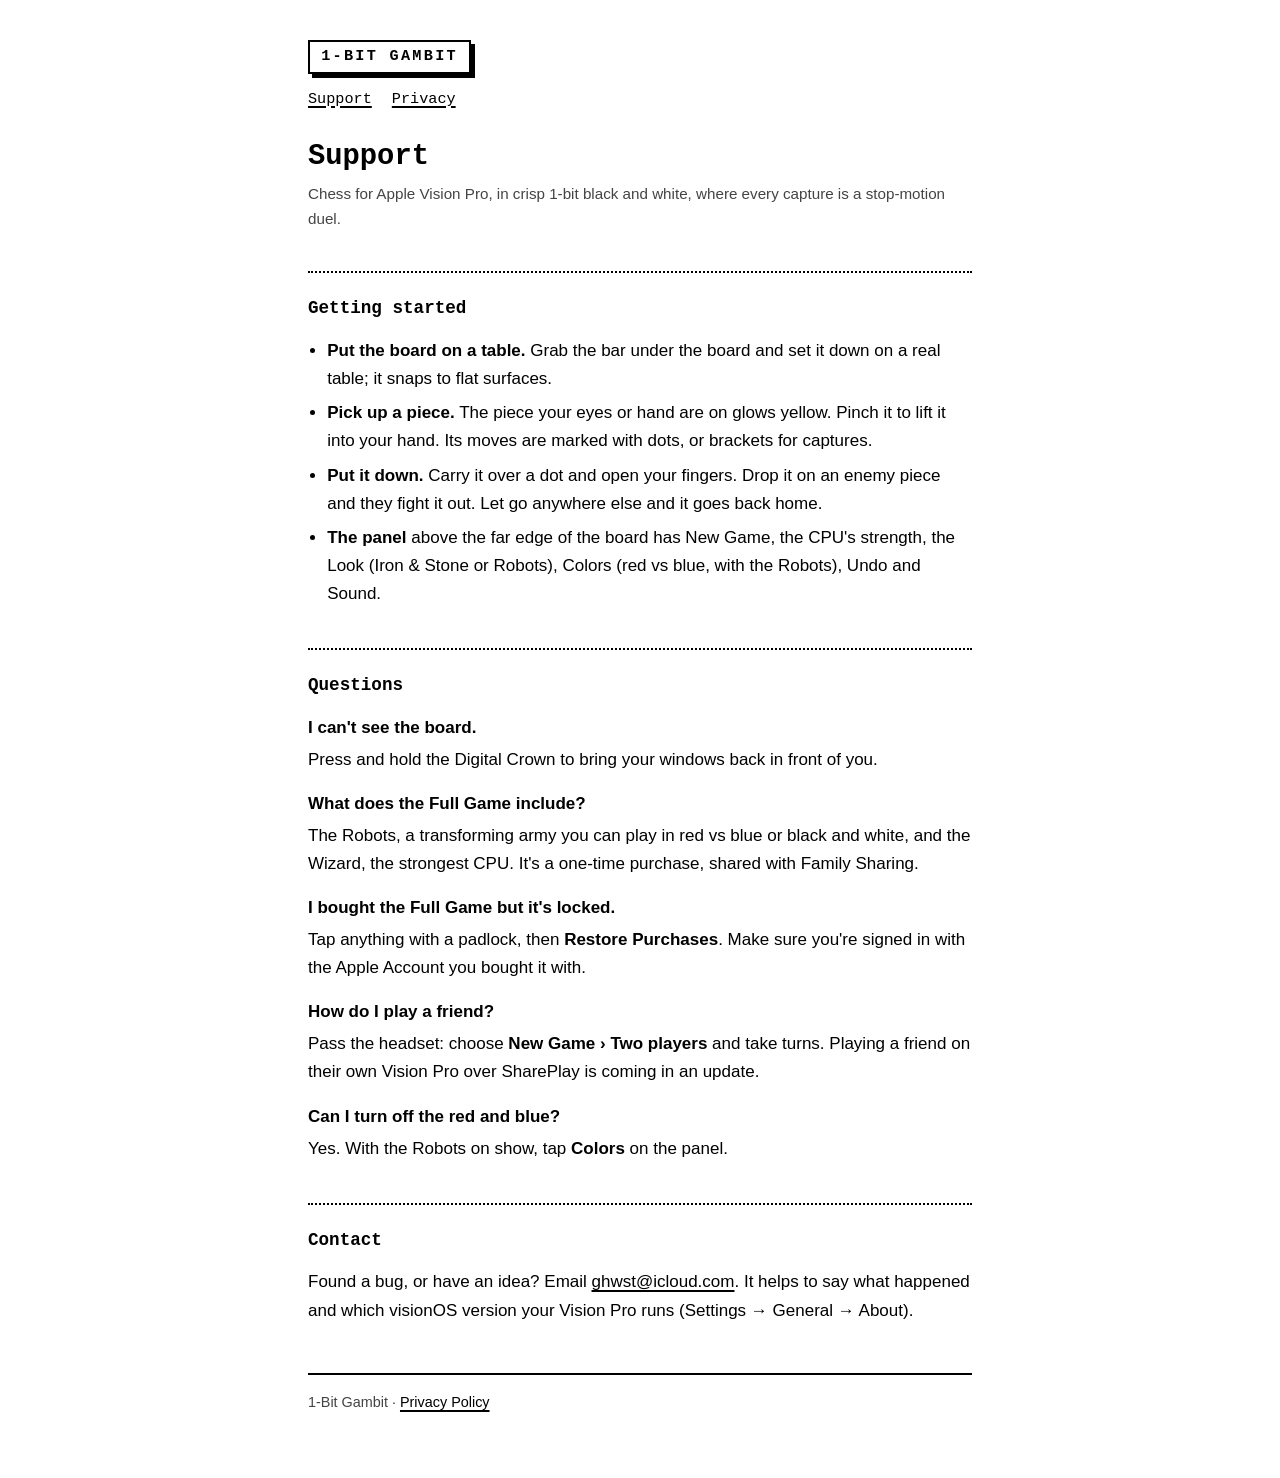
<file: index.html>
<!doctype html>
<html lang="en">
<head>
<meta charset="utf-8">
<meta name="viewport" content="width=device-width, initial-scale=1">
<title>1-Bit Gambit Support</title>
<meta name="description" content="Help with 1-Bit Gambit, chess for Apple Vision Pro where every capture is a stop-motion duel.">
<link rel="stylesheet" href="style.css">
</head>
<body>
<main>

<div class="chip">1-BIT GAMBIT</div>
<nav><a href="./" aria-current="page">Support</a><a href="privacy.html">Privacy</a></nav>

<h1>Support</h1>
<p class="sub">Chess for Apple Vision Pro, in crisp 1-bit black and white, where every capture is a stop-motion duel.</p>

<h2>Getting started</h2>
<ul>
  <li><strong>Put the board on a table.</strong> Grab the bar under the board and set it down on a real table; it snaps to flat surfaces.</li>
  <li><strong>Pick up a piece.</strong> The piece your eyes or hand are on glows yellow. Pinch it to lift it into your hand. Its moves are marked with dots, or brackets for captures.</li>
  <li><strong>Put it down.</strong> Carry it over a dot and open your fingers. Drop it on an enemy piece and they fight it out. Let go anywhere else and it goes back home.</li>
  <li><strong>The panel</strong> above the far edge of the board has New Game, the CPU's strength, the Look (Iron &amp; Stone or Robots), Colors (red vs blue, with the Robots), Undo and Sound.</li>
</ul>

<h2>Questions</h2>
<dl>
  <dt>I can't see the board.</dt>
  <dd>Press and hold the Digital Crown to bring your windows back in front of you.</dd>

  <dt>What does the Full Game include?</dt>
  <dd>The Robots, a transforming army you can play in red vs blue or black and white, and the Wizard, the strongest CPU. It's a one-time purchase, shared with Family Sharing.</dd>

  <dt>I bought the Full Game but it's locked.</dt>
  <dd>Tap anything with a padlock, then <strong>Restore Purchases</strong>. Make sure you're signed in with the Apple Account you bought it with.</dd>

  <dt>How do I play a friend?</dt>
  <dd>Pass the headset: choose <strong>New Game › Two players</strong> and take turns. Playing a friend on their own Vision Pro over SharePlay is coming in an update.</dd>

  <dt>Can I turn off the red and blue?</dt>
  <dd>Yes. With the Robots on show, tap <strong>Colors</strong> on the panel.</dd>
</dl>

<h2>Contact</h2>
<p>Found a bug, or have an idea? Email <a href="mailto:ghwst@icloud.com">ghwst@icloud.com</a>. It helps to say what happened and which visionOS version your Vision Pro runs (Settings → General → About).</p>

<footer>1-Bit Gambit · <a href="privacy.html">Privacy Policy</a></footer>

</main>
</body>
</html>
</file>
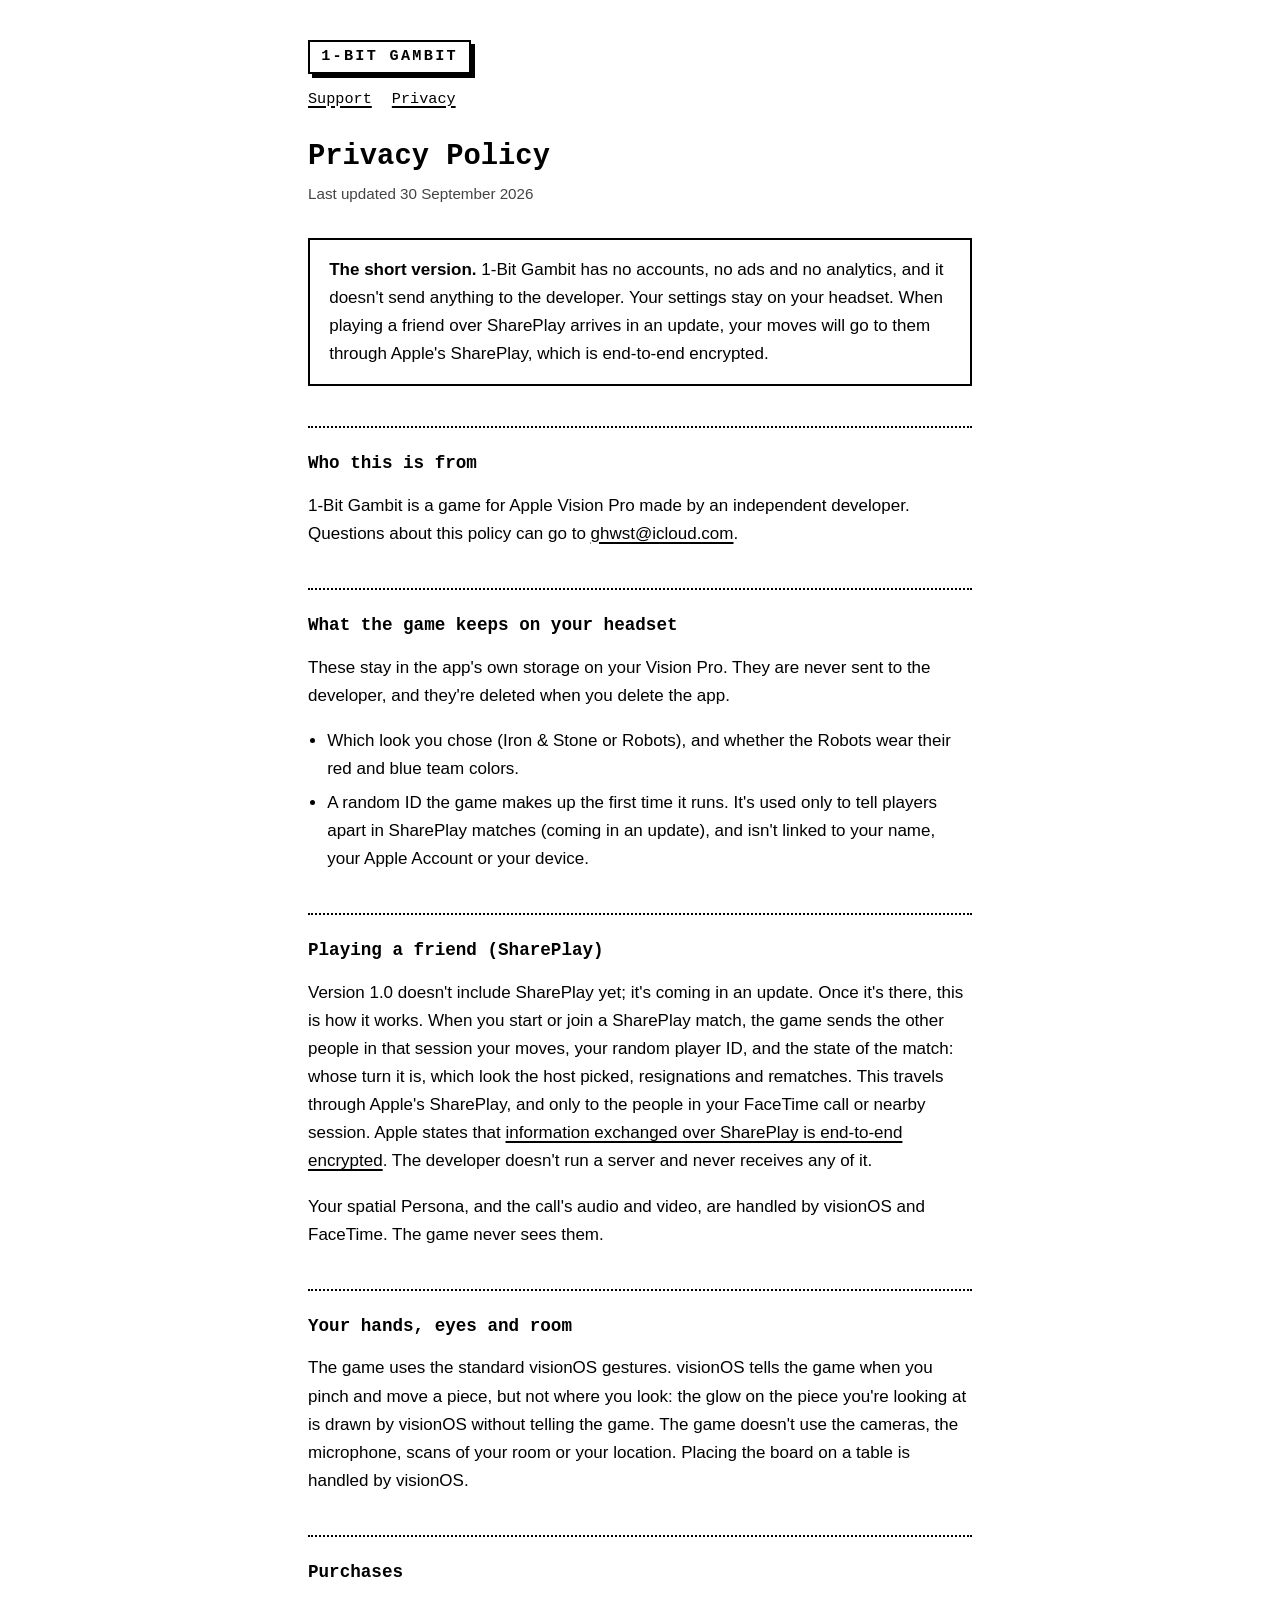
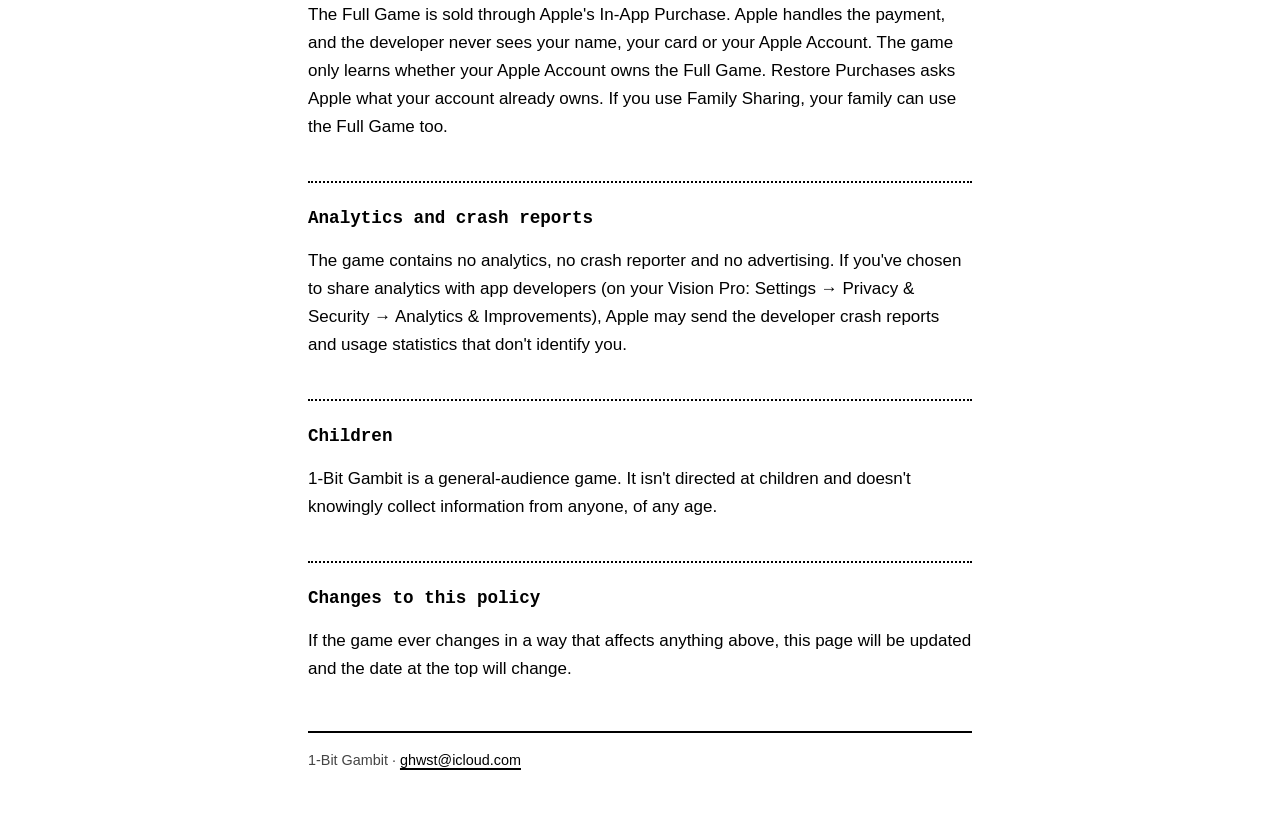
<file: privacy.html>
<!doctype html>
<html lang="en">
<head>
<meta charset="utf-8">
<meta name="viewport" content="width=device-width, initial-scale=1">
<title>1-Bit Gambit Privacy Policy</title>
<meta name="description" content="What 1-Bit Gambit stores, what it shares in SharePlay matches, and what it never collects.">
<link rel="stylesheet" href="style.css">
</head>
<body>
<main>

<div class="chip">1-BIT GAMBIT</div>
<nav><a href="./">Support</a><a href="privacy.html" aria-current="page">Privacy</a></nav>

<h1>Privacy Policy</h1>
<p class="sub">Last updated 30 September 2026</p>

<div class="lead">
  <p><strong>The short version.</strong> 1-Bit Gambit has no accounts, no ads and no analytics, and it doesn't send anything to the developer. Your settings stay on your headset. When playing a friend over SharePlay arrives in an update, your moves will go to them through Apple's SharePlay, which is end-to-end encrypted.</p>
</div>

<h2>Who this is from</h2>
<p>1-Bit Gambit is a game for Apple Vision Pro made by an independent developer. Questions about this policy can go to <a href="mailto:ghwst@icloud.com">ghwst@icloud.com</a>.</p>

<h2>What the game keeps on your headset</h2>
<p>These stay in the app's own storage on your Vision Pro. They are never sent to the developer, and they're deleted when you delete the app.</p>
<ul>
  <li>Which look you chose (Iron &amp; Stone or Robots), and whether the Robots wear their red and blue team colors.</li>
  <li>A random ID the game makes up the first time it runs. It's used only to tell players apart in SharePlay matches (coming in an update), and isn't linked to your name, your Apple Account or your device.</li>
</ul>

<h2>Playing a friend (SharePlay)</h2>
<p>Version 1.0 doesn't include SharePlay yet; it's coming in an update. Once it's there, this is how it works. When you start or join a SharePlay match, the game sends the other people in that session your moves, your random player ID, and the state of the match: whose turn it is, which look the host picked, resignations and rematches. This travels through Apple's SharePlay, and only to the people in your FaceTime call or nearby session. Apple states that <a href="https://www.apple.com/legal/privacy/data/en/face-time/">information exchanged over SharePlay is end-to-end encrypted</a>. The developer doesn't run a server and never receives any of it.</p>
<p>Your spatial Persona, and the call's audio and video, are handled by visionOS and FaceTime. The game never sees them.</p>

<h2>Your hands, eyes and room</h2>
<p>The game uses the standard visionOS gestures. visionOS tells the game when you pinch and move a piece, but not where you look: the glow on the piece you're looking at is drawn by visionOS without telling the game. The game doesn't use the cameras, the microphone, scans of your room or your location. Placing the board on a table is handled by visionOS.</p>

<h2>Purchases</h2>
<p>The Full Game is sold through Apple's In-App Purchase. Apple handles the payment, and the developer never sees your name, your card or your Apple Account. The game only learns whether your Apple Account owns the Full Game. Restore Purchases asks Apple what your account already owns. If you use Family Sharing, your family can use the Full Game too.</p>

<h2>Analytics and crash reports</h2>
<p>The game contains no analytics, no crash reporter and no advertising. If you've chosen to share analytics with app developers (on your Vision Pro: Settings → Privacy &amp; Security → Analytics &amp; Improvements), Apple may send the developer crash reports and usage statistics that don't identify you.</p>

<h2>Children</h2>
<p>1-Bit Gambit is a general-audience game. It isn't directed at children and doesn't knowingly collect information from anyone, of any age.</p>

<h2>Changes to this policy</h2>
<p>If the game ever changes in a way that affects anything above, this page will be updated and the date at the top will change.</p>

<footer>1-Bit Gambit · <a href="mailto:ghwst@icloud.com">ghwst@icloud.com</a></footer>

</main>
</body>
</html>
</file>
<file: style.css>
/* 1-Bit Gambit web pages: black and white, like the game's 1988 Macintosh look. */
:root {
  color-scheme: light dark;
  --ink: #000;
  --paper: #fff;
  --muted: #444;
}
@media (prefers-color-scheme: dark) {
  :root { --ink: #fff; --paper: #000; --muted: #bbb; }
}
* { box-sizing: border-box; }
html { -webkit-text-size-adjust: 100%; }
body {
  margin: 0;
  background: var(--paper);
  color: var(--ink);
  font: 17px/1.65 -apple-system, BlinkMacSystemFont, "Segoe UI", Roboto, Helvetica, Arial, sans-serif;
}
main { max-width: 44rem; margin: 0 auto; padding: 2.5rem 1.25rem 4rem; }
.chip {
  display: inline-block;
  font: 800 0.95rem/1 ui-monospace, "SF Mono", Menlo, Consolas, monospace;
  letter-spacing: 0.15em;
  padding: 0.45rem 0.7rem;
  border: 2px solid var(--ink);
  box-shadow: 4px 4px 0 var(--ink);
  margin-bottom: 1.5rem;
}
nav { margin: -0.5rem 0 2rem; font: 0.95rem ui-monospace, "SF Mono", Menlo, Consolas, monospace; }
nav a { margin-right: 1.25rem; }
h1 {
  font: 700 1.8rem/1.2 ui-monospace, "SF Mono", Menlo, Consolas, monospace;
  margin: 0 0 0.4rem;
}
.sub { color: var(--muted); margin: 0 0 2rem; font-size: 0.95rem; }
h2 {
  font: 700 1.1rem/1.3 ui-monospace, "SF Mono", Menlo, Consolas, monospace;
  margin: 2.5rem 0 0.6rem;
  padding-top: 1.5rem;
  border-top: 2px dotted var(--ink);
}
.lead { border: 2px solid var(--ink); padding: 1rem 1.2rem; margin: 0 0 1rem; }
.lead p { margin: 0; }
ul { padding-left: 1.2rem; }
li { margin: 0.4rem 0; }
dt { font-weight: 700; margin-top: 1rem; }
dd { margin: 0.25rem 0 0; }
a { color: var(--ink); text-decoration-thickness: 2px; text-underline-offset: 3px; }
a:focus-visible { outline: 3px solid var(--ink); outline-offset: 2px; }
footer {
  margin-top: 3rem; padding-top: 1rem;
  border-top: 2px solid var(--ink);
  color: var(--muted); font-size: 0.9rem;
}
</file>
